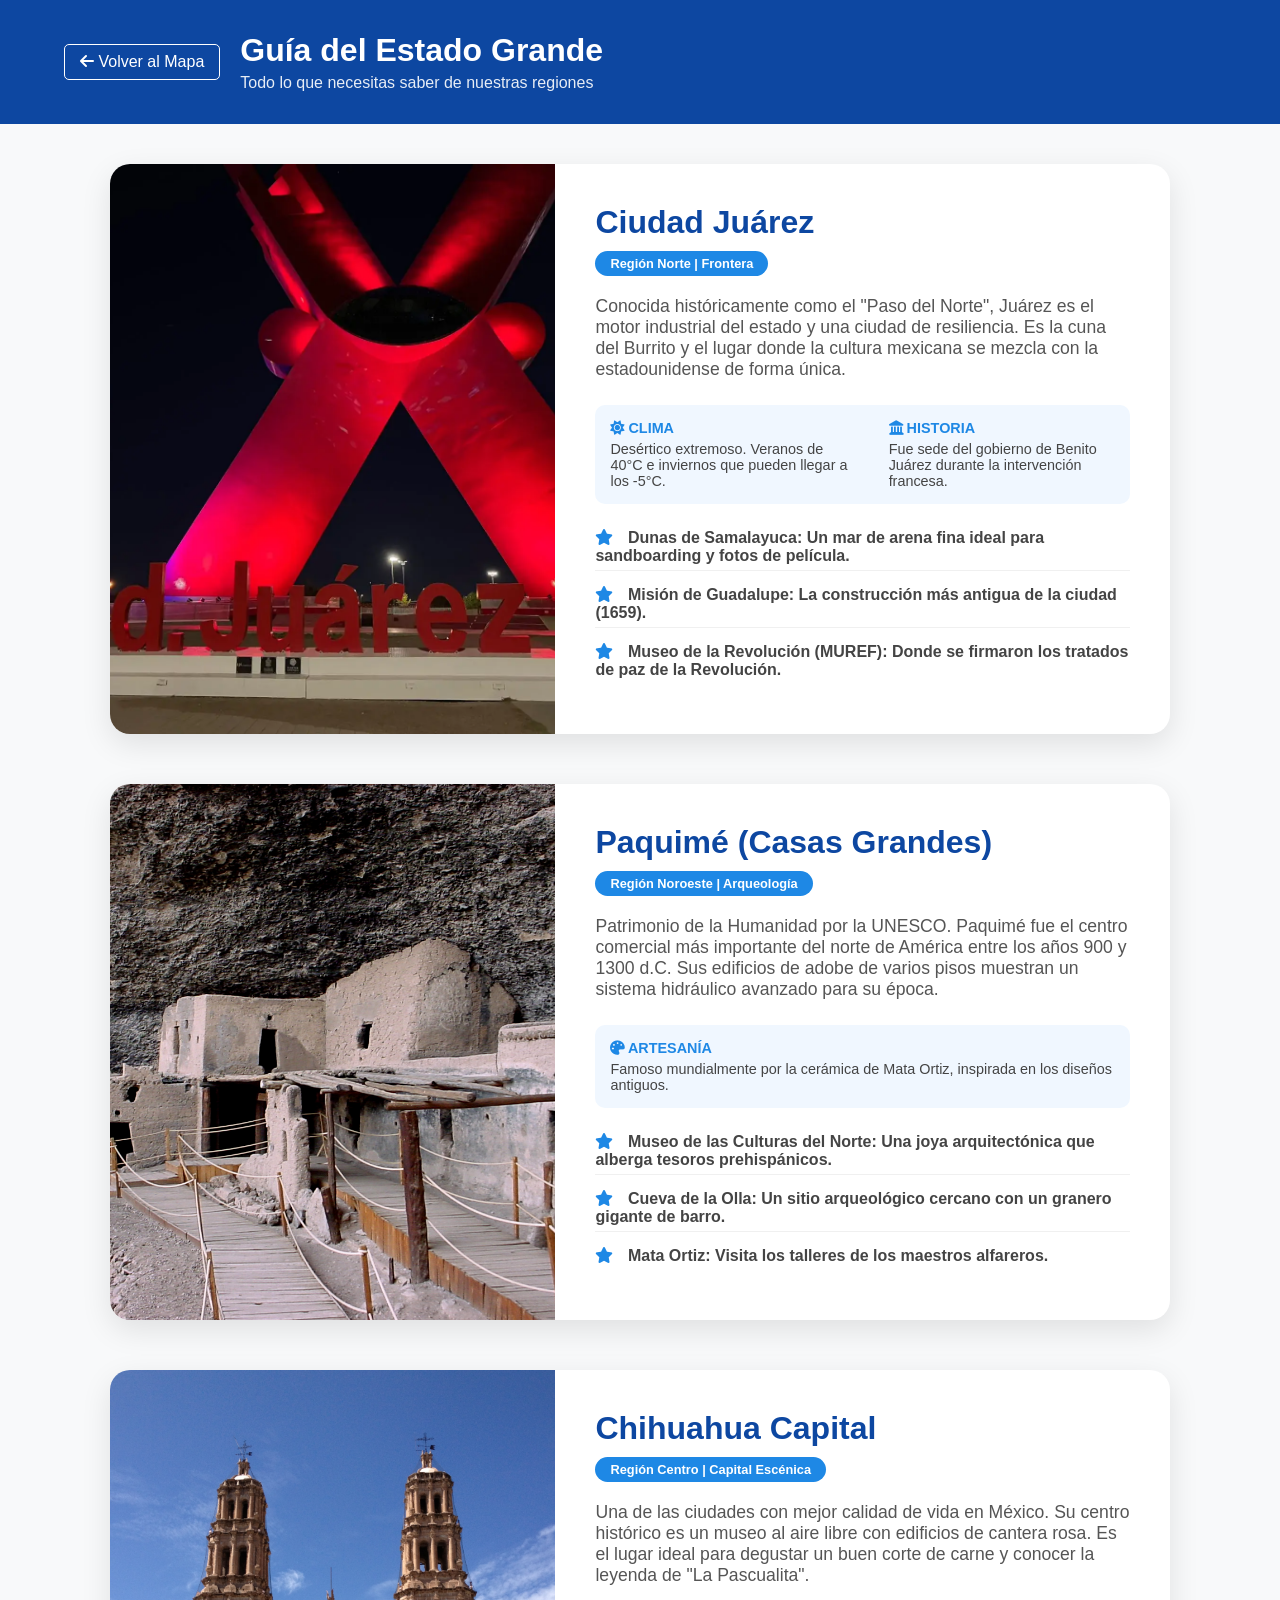
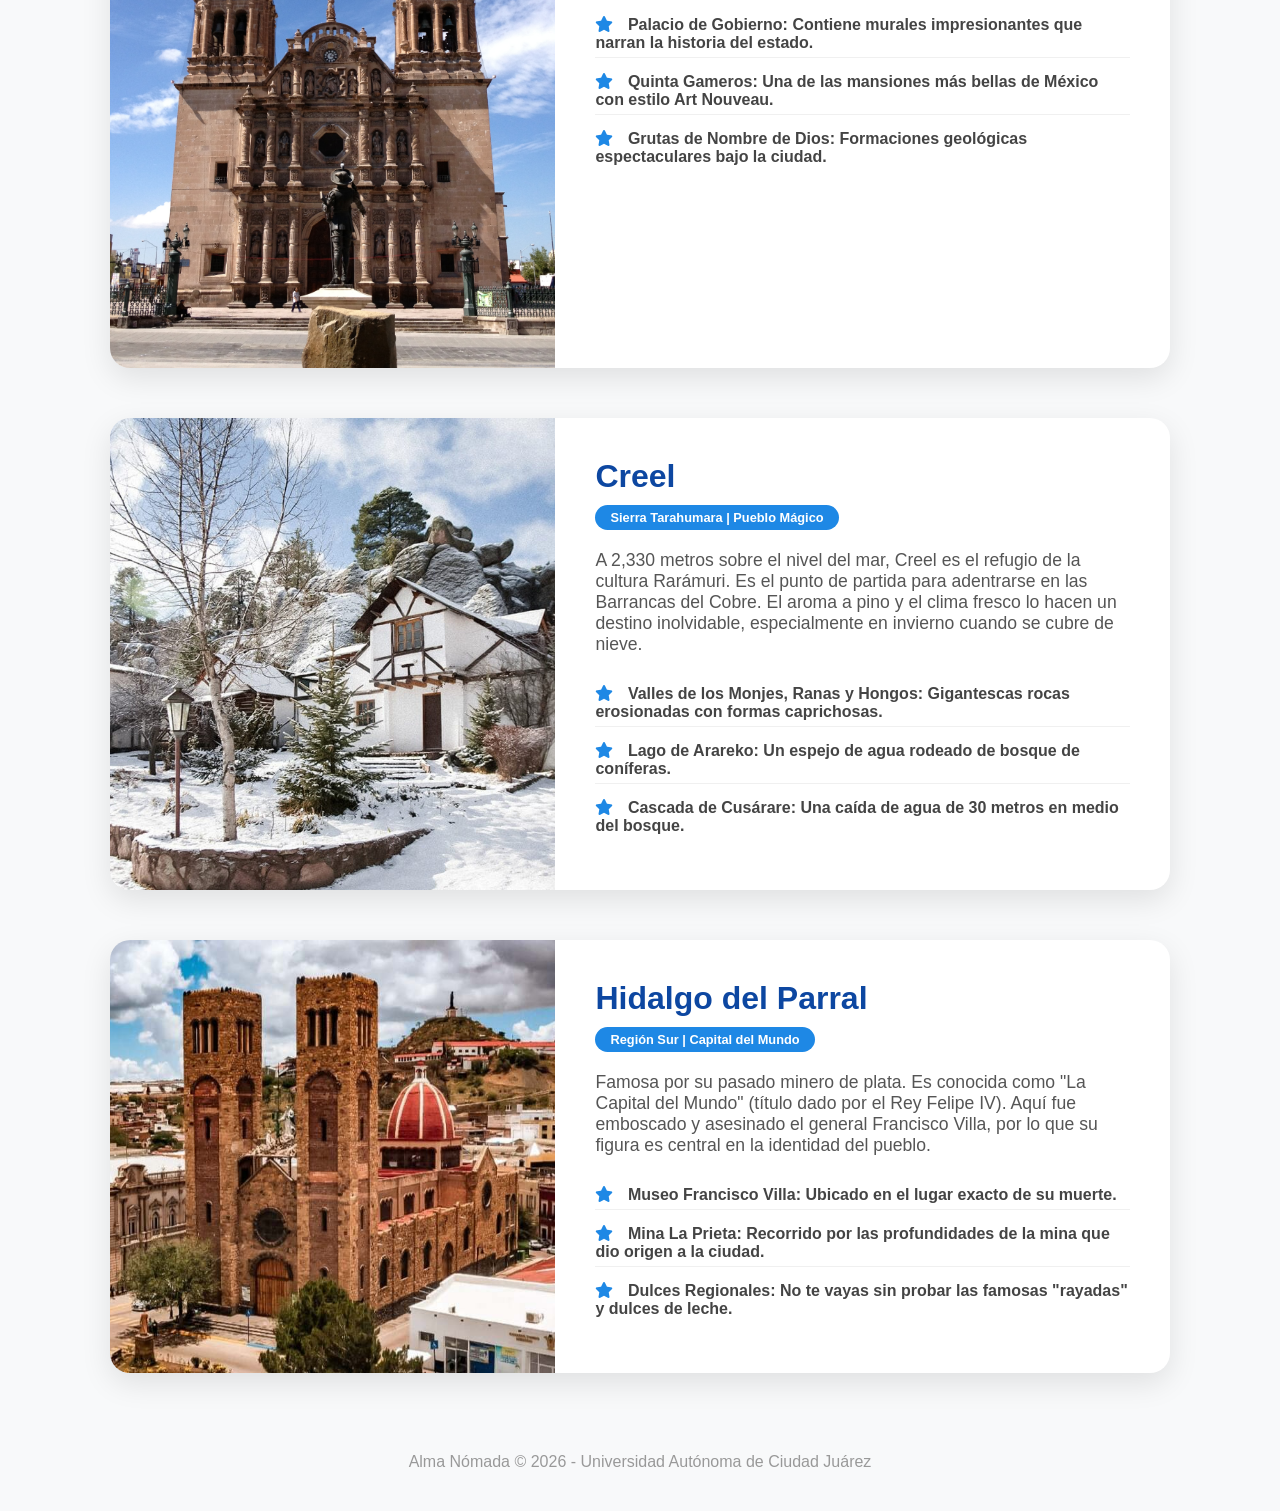
<file: Paginas/chihuahua.html>
<!DOCTYPE html>
<html lang="es">
<head>
    <meta charset="UTF-8">
    <meta name="viewport" content="width=device-width, initial-scale=1.0">
    <title>Destinos - Alma Nómada Chihuahua</title>
    <link rel="stylesheet" href="../Estilos/ciudades.css">
    <link rel="stylesheet" href="https://cdnjs.cloudflare.com/ajax/libs/font-awesome/6.0.0/css/all.min.css">
</head>
<body>

    <header class="header-ciudades">
        <a href="index.php" class="btn-regresar"><i class="fa fa-arrow-left"></i> Volver al Mapa</a>
        <div class="header-title">
            <h1>Guía del Estado Grande</h1>
            <p>Todo lo que necesitas saber de nuestras regiones</p>
        </div>
    </header>

    <main class="contenedor-ciudades">
        
        <section id="juarez" class="ciudad-card">
            <div class="ciudad-img">
                <img src="../Imagenes/img-cd-juarez.webp" alt="Ciudad Juárez">
            </div>
            <div class="ciudad-info">
                <h2>Ciudad Juárez</h2>
                <span class="tag-region">Región Norte | Frontera</span>
                <p>Conocida históricamente como el "Paso del Norte", Juárez es el motor industrial del estado y una ciudad de resiliencia. Es la cuna del Burrito y el lugar donde la cultura mexicana se mezcla con la estadounidense de forma única.</p>
                
                <div class="detalles-extra">
                    <div class="col">
                        <h4><i class="fa fa-sun"></i> Clima</h4>
                        <p>Desértico extremoso. Veranos de 40°C e inviernos que pueden llegar a los -5°C.</p>
                    </div>
                    <div class="col">
                        <h4><i class="fa fa-landmark"></i> Historia</h4>
                        <p>Fue sede del gobierno de Benito Juárez durante la intervención francesa.</p>
                    </div>
                </div>

                <ul class="imperdibles">
                    <li><i class="fa fa-star"></i> <strong>Dunas de Samalayuca:</strong> Un mar de arena fina ideal para sandboarding y fotos de película.</li>
                    <li><i class="fa fa-star"></i> <strong>Misión de Guadalupe:</strong> La construcción más antigua de la ciudad (1659).</li>
                    <li><i class="fa fa-star"></i> <strong>Museo de la Revolución (MUREF):</strong> Donde se firmaron los tratados de paz de la Revolución.</li>
                </ul>
            </div>
        </section>

        <section id="paquime" class="ciudad-card">
            <div class="ciudad-img">
                <img src="../Imagenes/img-paquime.jpg" alt="Paquimé">
            </div>
            <div class="ciudad-info">
                <h2>Paquimé (Casas Grandes)</h2>
                <span class="tag-region">Región Noroeste | Arqueología</span>
                <p>Patrimonio de la Humanidad por la UNESCO. Paquimé fue el centro comercial más importante del norte de América entre los años 900 y 1300 d.C. Sus edificios de adobe de varios pisos muestran un sistema hidráulico avanzado para su época.</p>

                <div class="detalles-extra">
                    <div class="col">
                        <h4><i class="fa fa-palette"></i> Artesanía</h4>
                        <p>Famoso mundialmente por la cerámica de Mata Ortiz, inspirada en los diseños antiguos.</p>
                    </div>
                </div>

                <ul class="imperdibles">
                    <li><i class="fa fa-star"></i> <strong>Museo de las Culturas del Norte:</strong> Una joya arquitectónica que alberga tesoros prehispánicos.</li>
                    <li><i class="fa fa-star"></i> <strong>Cueva de la Olla:</strong> Un sitio arqueológico cercano con un granero gigante de barro.</li>
                    <li><i class="fa fa-star"></i> <strong>Mata Ortiz:</strong> Visita los talleres de los maestros alfareros.</li>
                </ul>
            </div>
        </section>

        <section id="capital" class="ciudad-card">
            <div class="ciudad-img">
                <img src="../Imagenes/img-chihuahuacapital.jpg" alt="Catedral de Chihuahua">
            </div>
            <div class="ciudad-info">
                <h2>Chihuahua Capital</h2>
                <span class="tag-region">Región Centro | Capital Escénica</span>
                <p>Una de las ciudades con mejor calidad de vida en México. Su centro histórico es un museo al aire libre con edificios de cantera rosa. Es el lugar ideal para degustar un buen corte de carne y conocer la leyenda de "La Pascualita".</p>

                <ul class="imperdibles">
                    <li><i class="fa fa-star"></i> <strong>Palacio de Gobierno:</strong> Contiene murales impresionantes que narran la historia del estado.</li>
                    <li><i class="fa fa-star"></i> <strong>Quinta Gameros:</strong> Una de las mansiones más bellas de México con estilo Art Nouveau.</li>
                    <li><i class="fa fa-star"></i> <strong>Grutas de Nombre de Dios:</strong> Formaciones geológicas espectaculares bajo la ciudad.</li>
                </ul>
            </div>
        </section>

        <section id="creel" class="ciudad-card">
            <div class="ciudad-img">
                <img src="../Imagenes/img-creel.jpg" alt="Creel">
            </div>
            <div class="ciudad-info">
                <h2>Creel</h2>
                <span class="tag-region">Sierra Tarahumara | Pueblo Mágico</span>
                <p>A 2,330 metros sobre el nivel del mar, Creel es el refugio de la cultura Rarámuri. Es el punto de partida para adentrarse en las Barrancas del Cobre. El aroma a pino y el clima fresco lo hacen un destino inolvidable, especialmente en invierno cuando se cubre de nieve.</p>

                <ul class="imperdibles">
                    <li><i class="fa fa-star"></i> <strong>Valles de los Monjes, Ranas y Hongos:</strong> Gigantescas rocas erosionadas con formas caprichosas.</li>
                    <li><i class="fa fa-star"></i> <strong>Lago de Arareko:</strong> Un espejo de agua rodeado de bosque de coníferas.</li>
                    <li><i class="fa fa-star"></i> <strong>Cascada de Cusárare:</strong> Una caída de agua de 30 metros en medio del bosque.</li>
                </ul>
            </div>
        </section>

        <section id="parral" class="ciudad-card">
            <div class="ciudad-img">
                <img src="../Imagenes/img-parral.jpg" alt="Hidalgo del Parral">
            </div>
            <div class="ciudad-info">
                <h2>Hidalgo del Parral</h2>
                <span class="tag-region">Región Sur | Capital del Mundo</span>
                <p>Famosa por su pasado minero de plata. Es conocida como "La Capital del Mundo" (título dado por el Rey Felipe IV). Aquí fue emboscado y asesinado el general Francisco Villa, por lo que su figura es central en la identidad del pueblo.</p>

                <ul class="imperdibles">
                    <li><i class="fa fa-star"></i> <strong>Museo Francisco Villa:</strong> Ubicado en el lugar exacto de su muerte.</li>
                    <li><i class="fa fa-star"></i> <strong>Mina La Prieta:</strong> Recorrido por las profundidades de la mina que dio origen a la ciudad.</li>
                    <li><i class="fa fa-star"></i> <strong>Dulces Regionales:</strong> No te vayas sin probar las famosas "rayadas" y dulces de leche.</li>
                </ul>
            </div>
        </section>

    </main>

    <footer class="footer-simple">
        <p>Alma Nómada &copy; 2026 - Universidad Autónoma de Ciudad Juárez</p>
    </footer>

</body>
</html>
</file>
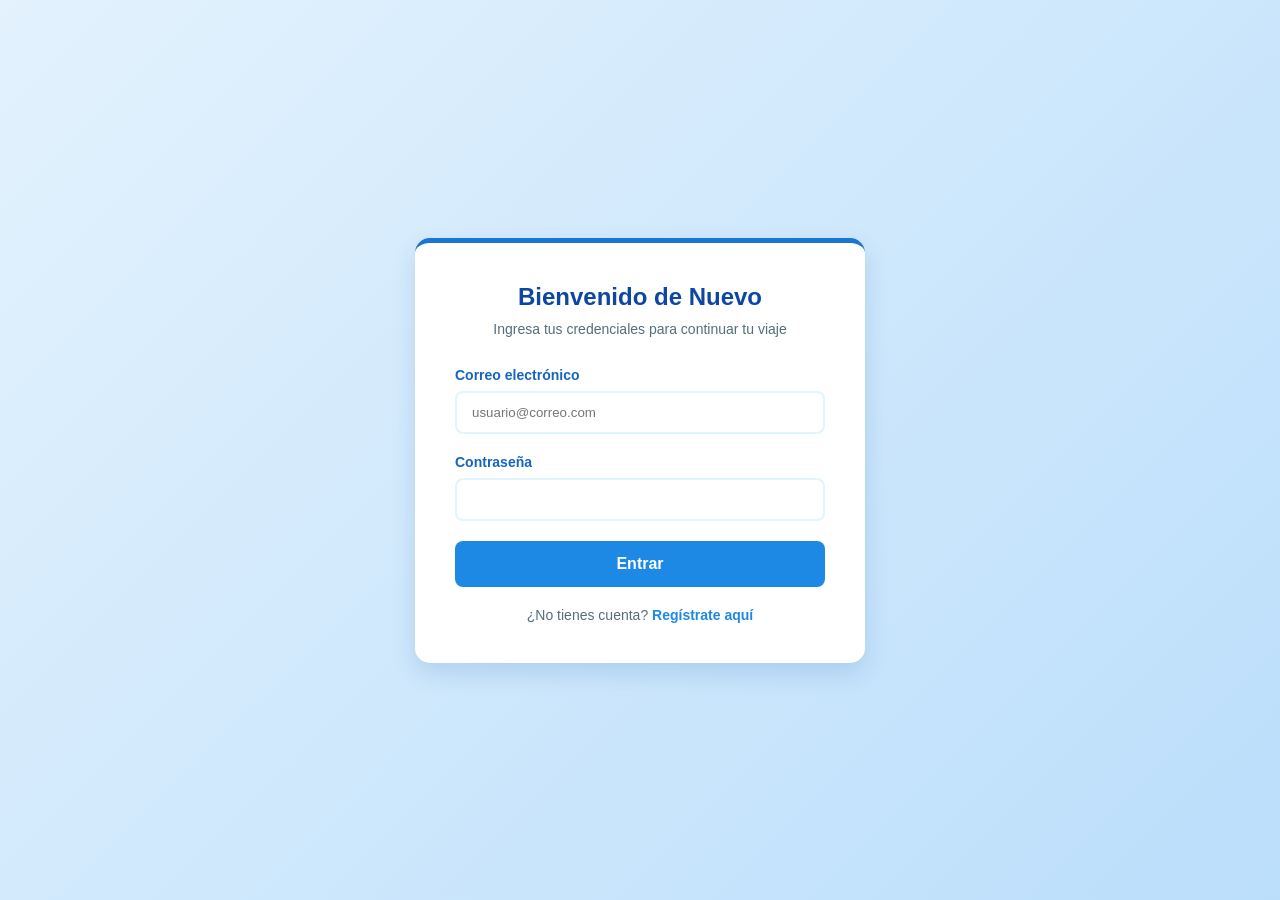
<file: Paginas/login.html>
<!DOCTYPE html>
<html lang="es">
<head>
    <meta charset="UTF-8">
    <meta name="viewport" content="width=device-width, initial-scale=1.0">
    <title>Iniciar Sesión - Alma Nómada</title>
    <link rel="stylesheet" href="./../Estilos/registro.css">
</head>
<body>

    <div class="container">
        <div class="form-card">
            <div class="header">
                <h2>Bienvenido de Nuevo</h2>
                <p>Ingresa tus credenciales para continuar tu viaje</p>
            </div>

            <form action="./../ArchivosPHP/validar_login.php" method="post">
                <div class="input-group">
                    <label for="email">Correo electrónico</label>
                    <input type="email" id="email" name="email" placeholder="usuario@correo.com" required>
                </div>

                <div class="input-group">
                    <label for="password">Contraseña</label>
                    <input type="password" id="password" name="password" required>
                </div>

                <button type="submit" class="btn-submit">Entrar</button>
            </form>

            <div class="footer-link" style="text-align: center; margin-top: 20px;">
                <p style="font-size: 14px; color: #546e7a;">
                    ¿No tienes cuenta? <a href="registro.html" style="color: #1e88e5; text-decoration: none; font-weight: bold;">Regístrate aquí</a>
                </p>
            </div>
        </div>
    </div>

</body>
</html>
</file>
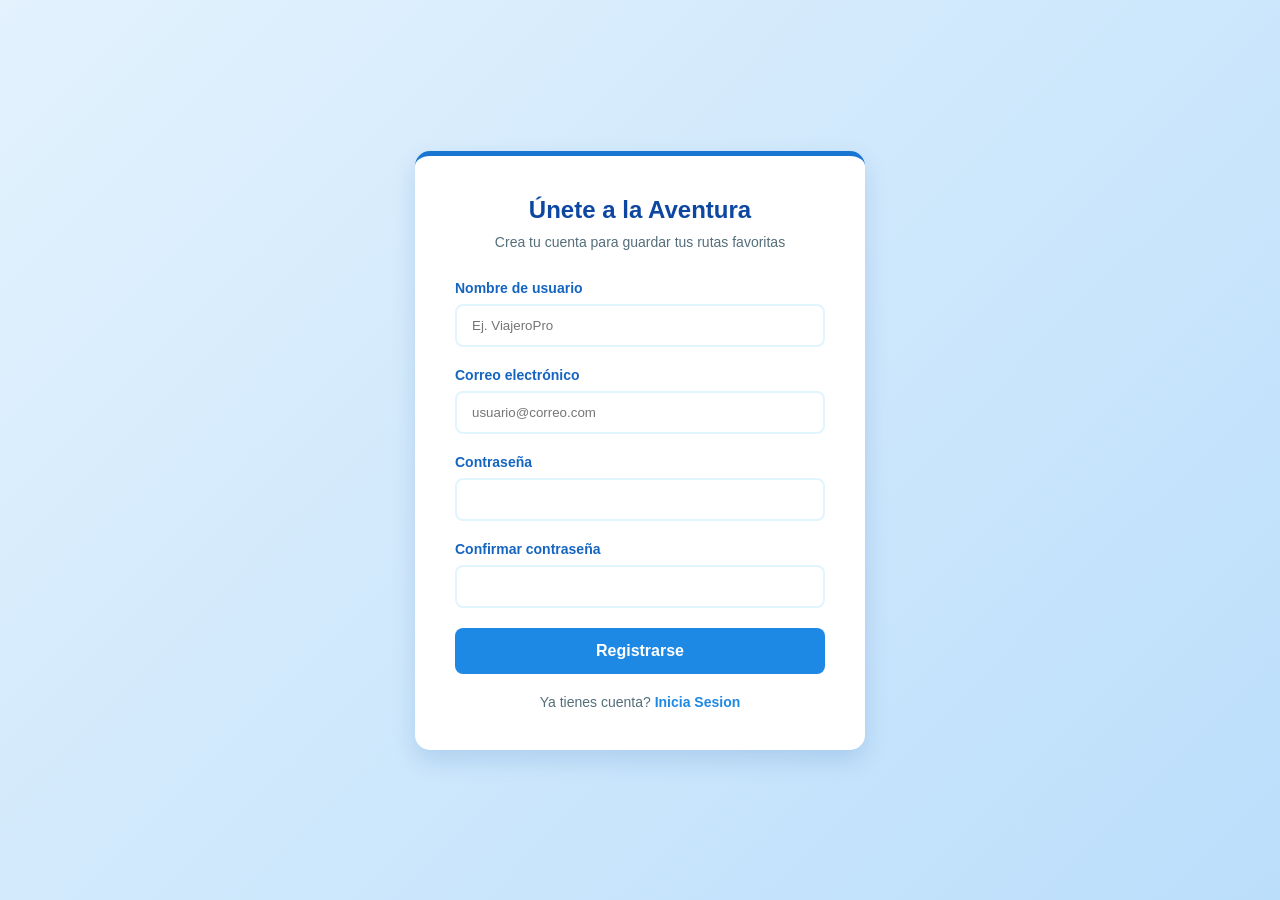
<file: Paginas/registro.html>
<!DOCTYPE html>
<html lang="es">
<head>
    <meta charset="UTF-8">
    <meta name="viewport" content="width=device-width, initial-scale=1.0">
    <title>Registro - Explorador de Destinos</title>
    <link rel="stylesheet" href="./../Estilos/registro.css">
</head>
<body>

    <div class="container">
        <div class="form-card">
            <div class="header">
                <h2>Únete a la Aventura</h2>
                <p>Crea tu cuenta para guardar tus rutas favoritas</p>
            </div>

            <form action="./../ArchivosPHP/registrar.php" method="post">
                <div class="input-group">
                    <label for="username">Nombre de usuario</label>
                    <input type="text" id="username" name="username" placeholder="Ej. ViajeroPro" required>
                </div>

                <div class="input-group">
                    <label for="email">Correo electrónico</label>
                    <input type="email" id="email" name="email" placeholder="usuario@correo.com" required>
                </div>

                <div class="input-group">
                    <label for="password">Contraseña</label>
                    <input type="password" id="password" name="password" required>
                </div>

                <div class="input-group">
                    <label for="confirm_password">Confirmar contraseña</label>
                    <input type="password" id="confirm_password" name="confirm_password" required>
                </div>

                <button type="submit" class="btn-submit">Registrarse</button>
            </form>
             <div class="footer-link" style="text-align: center; margin-top: 20px;">
                <p style="font-size: 14px; color: #546e7a;">
                    Ya tienes cuenta? <a href="login.html" style="color: #1e88e5; text-decoration: none; font-weight: bold;">Inicia Sesion</a>
                </p>
            </div>
        </div>
    </div>

</body>
</html>
</file>
<file: Estilos/ciudades.css>
:root {
    --azul-fuerte: #0d47a1;
    --azul-medio: #1e88e5;
    --gris-fondo: #f8f9fa;
    --blanco: #ffffff;
    --sombra: 0 10px 30px rgba(0,0,0,0.1);
}

* {
    margin: 0;
    padding: 0;
    box-sizing: border-box;
    font-family: 'Segoe UI', sans-serif;
}

body {
    background-color: var(--gris-fondo);
    scroll-behavior: smooth; /* Para que al hacer clic en el mapa el scroll sea suave */
}

/* HEADER */
.header-ciudades {
    background: var(--azul-fuerte);
    color: white;
    padding: 2rem 5%;
    display: flex;
    align-items: center;
    gap: 20px;
    position: sticky;
    top: 0;
    z-index: 100;
}

.btn-regresar {
    color: white;
    text-decoration: none;
    border: 1px solid white;
    padding: 8px 15px;
    border-radius: 5px;
    transition: 0.3s;
}

.btn-regresar:hover {
    background: white;
    color: var(--azul-fuerte);
}

/* CONTENEDOR */
.contenedor-ciudades {
    max-width: 1100px;
    margin: 40px auto;
    padding: 0 20px;
    display: flex;
    flex-direction: column;
    gap: 50px;
}

/* CARDS DE CIUDAD */
.ciudad-card {
    background: var(--blanco);
    border-radius: 20px;
    overflow: hidden;
    display: flex;
    box-shadow: var(--sombra);
    transition: 0.3s;
}

.ciudad-card:hover {
    transform: scale(1.02);
}

.ciudad-img {
    flex: 1;
    min-height: 350px;
}

.ciudad-img img {
    width: 100%;
    height: 100%;
    object-fit: cover;
}

.ciudad-info {
    flex: 1.2;
    padding: 40px;
}

.ciudad-info h2 {
    color: var(--azul-fuerte);
    font-size: 2rem;
    margin-bottom: 10px;
}

.tag-region {
    display: inline-block;
    background: var(--azul-medio);
    color: white;
    padding: 5px 15px;
    border-radius: 20px;
    font-size: 0.8rem;
    font-weight: bold;
    margin-bottom: 20px;
}

.ciudad-info p {
    color: #555;
    margin-bottom: 25px;
    font-size: 1.1rem;
}

.imperdibles {
    list-style: none;
}

.imperdibles li {
    margin-bottom: 10px;
    color: #444;
    font-weight: 600;
}

.imperdibles i {
    color: var(--azul-medio);
    margin-right: 10px;
}

.footer-simple {
    text-align: center;
    padding: 40px;
    color: #999;
}

/* RESPONSIVO */
@media (max-width: 768px) {
    .ciudad-card {
        flex-direction: column;
    }
    .ciudad-img {
        min-height: 250px;
    }
}
/* Añade esto a tu ciudades.css */

.detalles-extra {
    display: flex;
    gap: 30px;
    margin: 20px 0;
    padding: 15px;
    background: #f0f7ff;
    border-radius: 10px;
}

.detalles-extra .col h4 {
    color: var(--azul-medio);
    font-size: 0.9rem;
    text-transform: uppercase;
    margin-bottom: 5px;
}

.detalles-extra .col p {
    font-size: 0.9rem;
    margin-bottom: 0;
    color: #444;
}

.descripcion-larga {
    line-height: 1.8;
}

.header-title p {
    font-size: 1rem;
    opacity: 0.9;
    margin-top: 5px;
}

/* Efecto sutil al pasar sobre los imperdibles */
.imperdibles li {
    padding: 5px 0;
    border-bottom: 1px solid #f0f0f0;
}

.imperdibles li:last-child {
    border-bottom: none;
}
</file>
<file: Estilos/registro.css>
/* Reset básico para que se vea igual en todos los navegadores */
* {
    margin: 0;
    padding: 0;
    box-sizing: border-box;
    font-family: 'Segoe UI', Roboto, Helvetica, Arial, sans-serif;
}

body {
    background: linear-gradient(135deg, #e3f2fd 0%, #bbdefb 100%);
    display: flex;
    justify-content: center;
    align-items: center;
    min-height: 100vh;
}

.container {
    width: 100%;
    padding: 20px;
}

.form-card {
    background-color: #ffffff;
    max-width: 450px;
    margin: 0 auto;
    padding: 40px;
    border-radius: 15px;
    box-shadow: 0 10px 25px rgba(0, 75, 160, 0.15);
    border-top: 5px solid #1976d2; /* Detalle en azul fuerte */
}

.header {
    text-align: center;
    margin-bottom: 30px;
}

.header h2 {
    color: #0d47a1; /* Azul oscuro */
    font-size: 24px;
    margin-bottom: 10px;
}

.header p {
    color: #546e7a;
    font-size: 14px;
}

.input-group {
    margin-bottom: 20px;
}

.input-group label {
    display: block;
    margin-bottom: 8px;
    color: #1565c0;
    font-weight: 600;
    font-size: 14px;
}

.input-group input {
    width: 100%;
    padding: 12px 15px;
    border: 2px solid #e1f5fe;
    border-radius: 8px;
    outline: none;
    transition: border-color 0.3s ease;
}

.input-group input:focus {
    border-color: #64b5f6; /* Azul claro al hacer clic */
}

.btn-submit {
    width: 100%;
    padding: 14px;
    background-color: #1e88e5;
    color: white;
    border: none;
    border-radius: 8px;
    font-size: 16px;
    font-weight: bold;
    cursor: pointer;
    transition: background 0.3s ease, transform 0.2s ease;
}

.btn-submit:hover {
    background-color: #1565c0;
    transform: translateY(-2px);
}

.btn-submit:active {
    transform: translateY(0);
}
</file>
